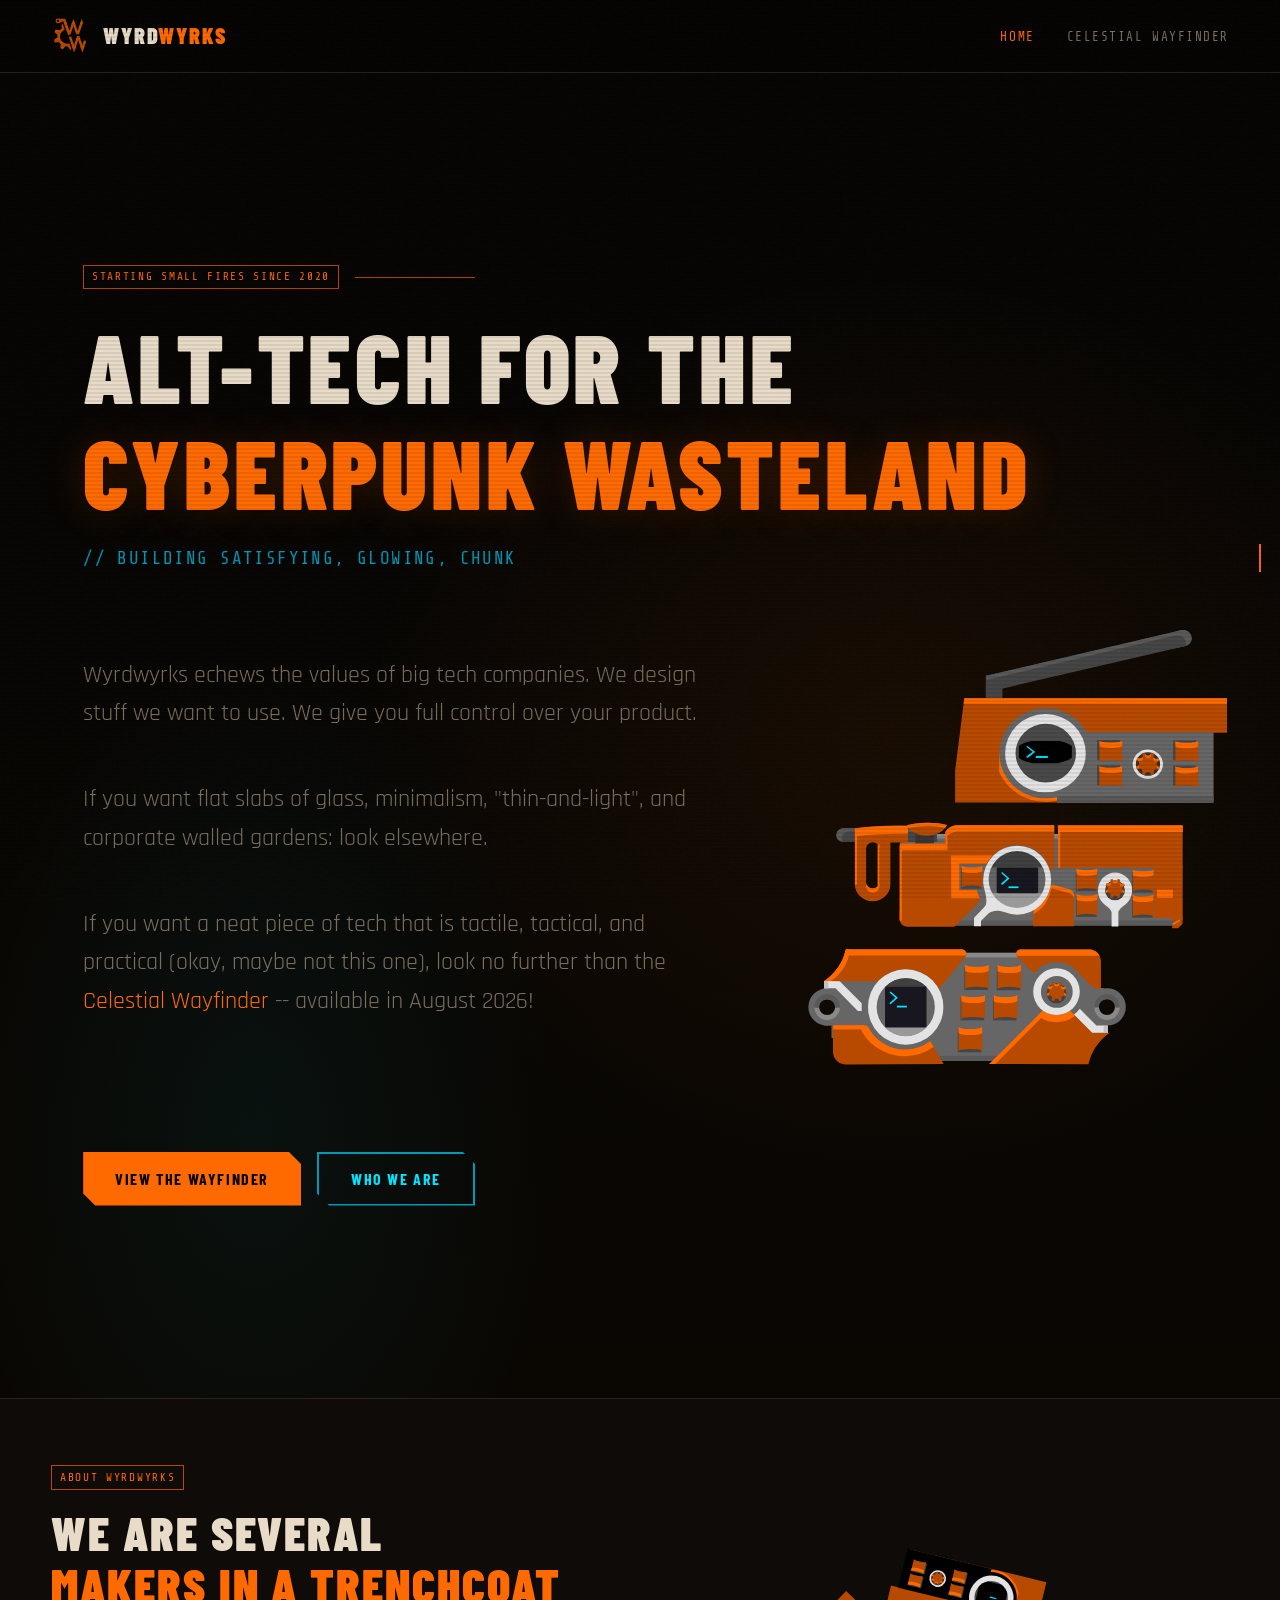
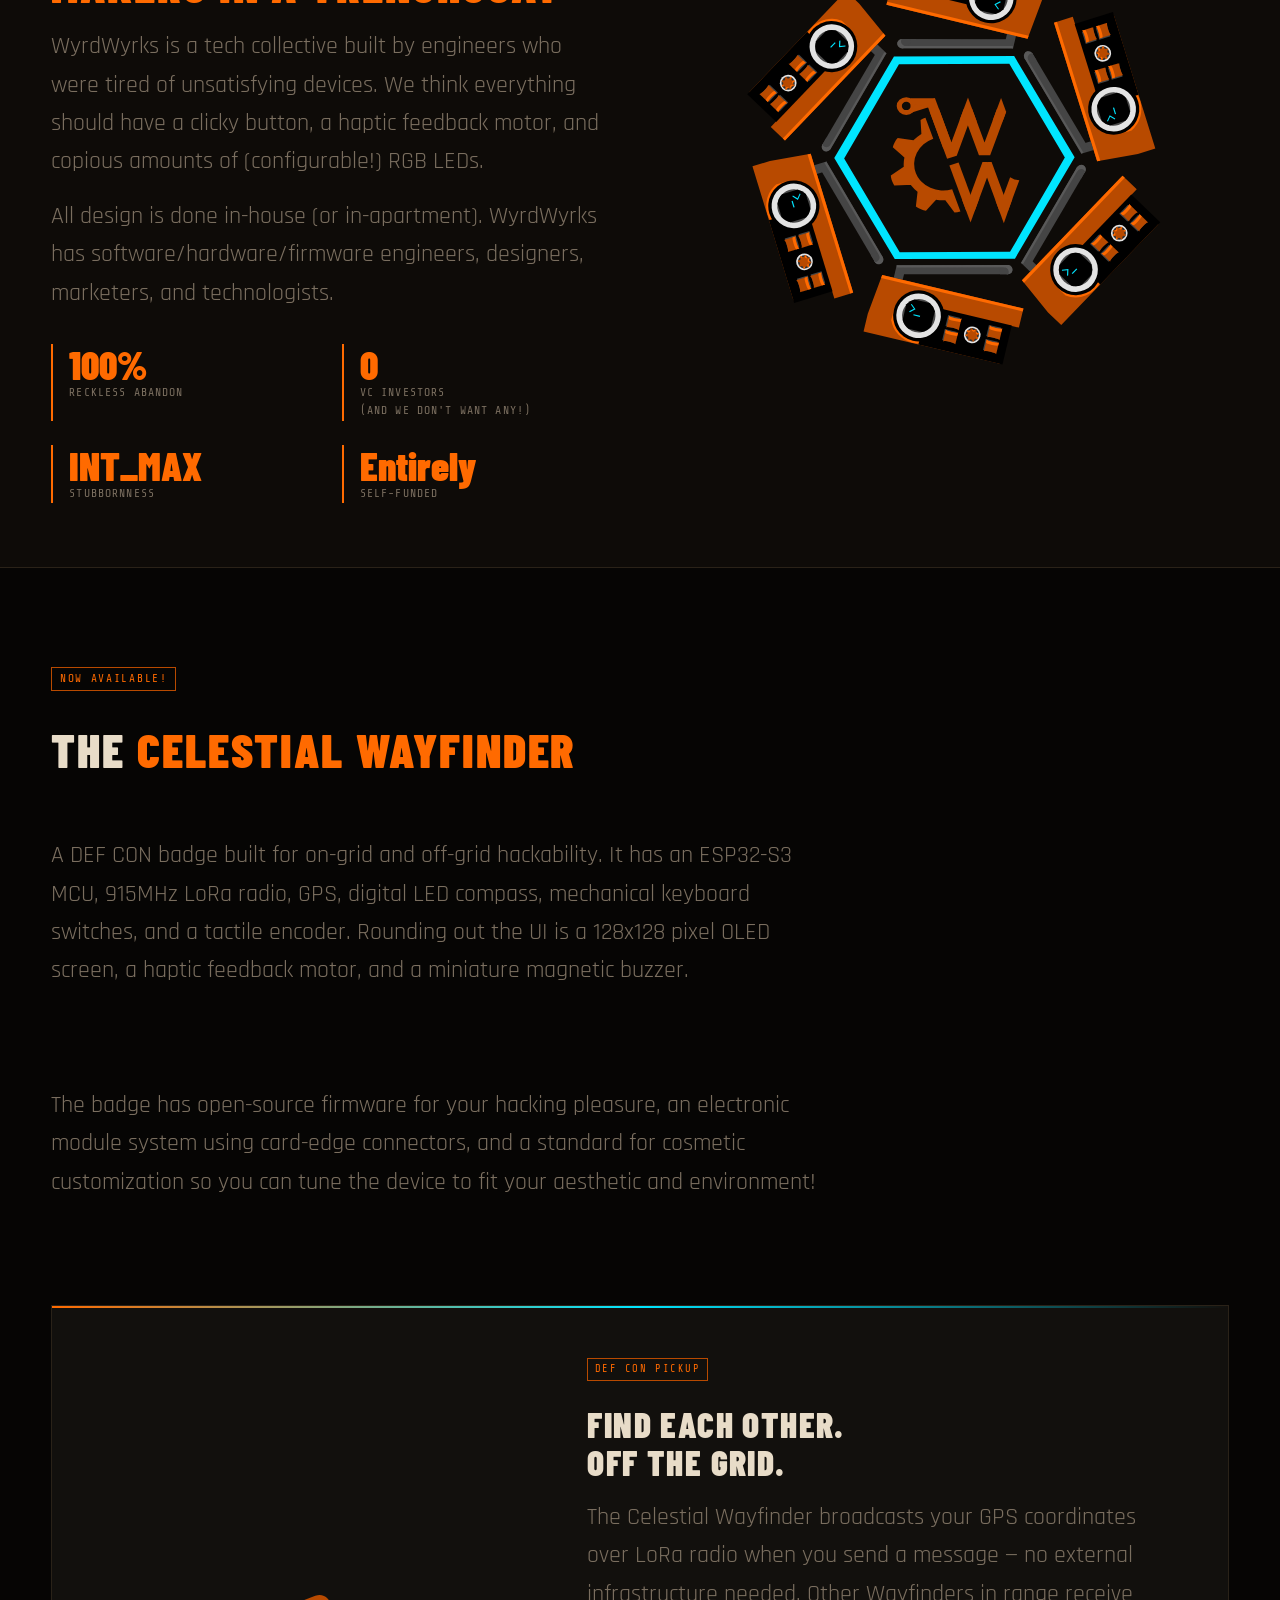
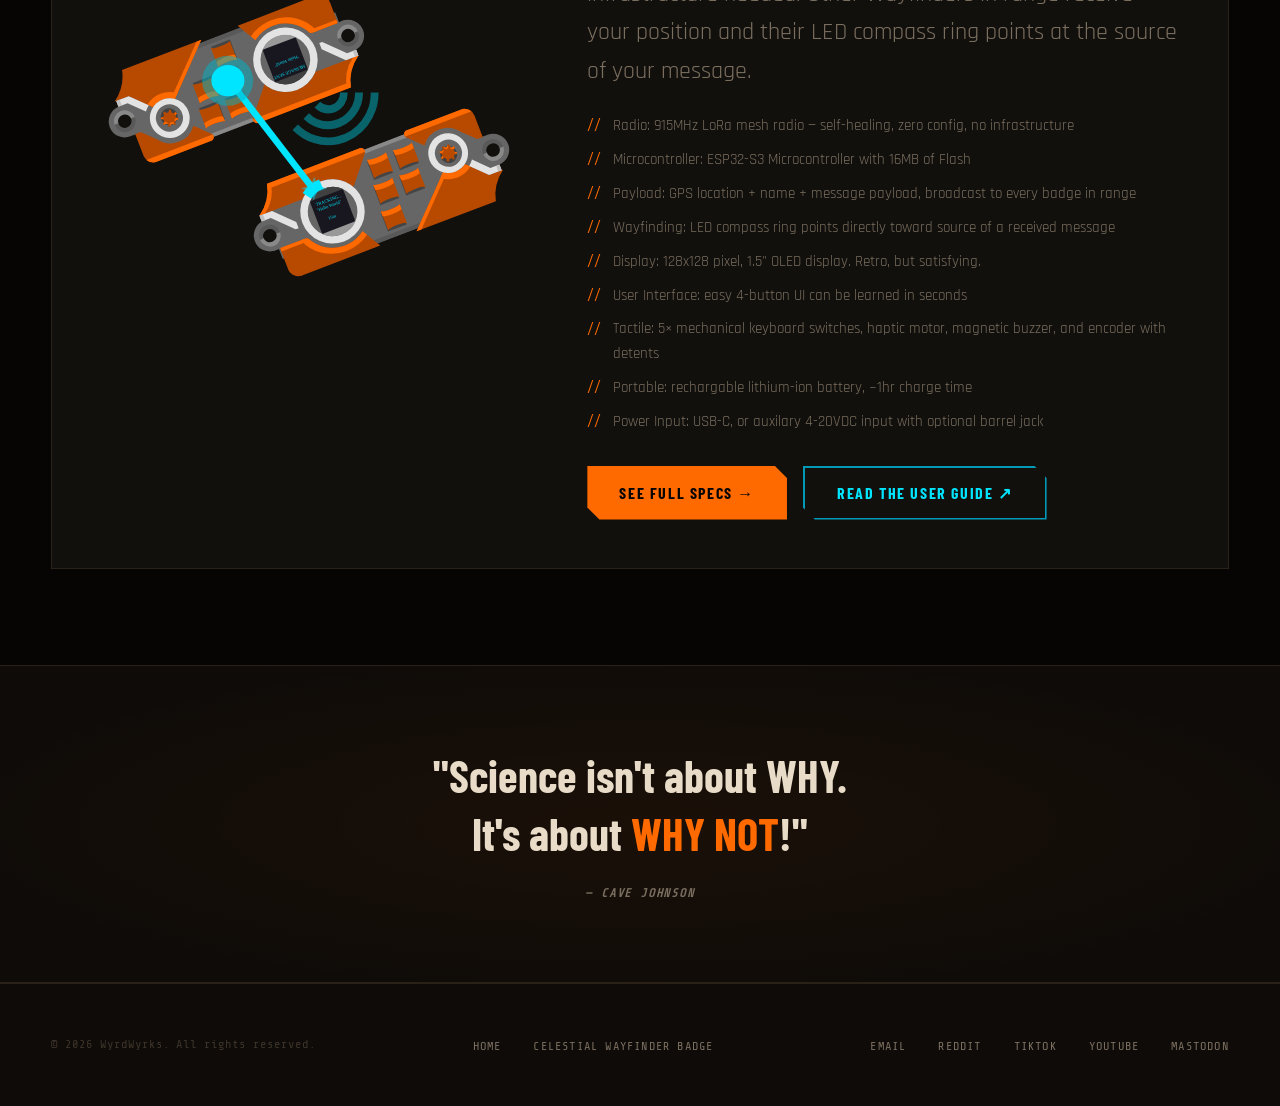
<file: index.html>
<!DOCTYPE html>
<html lang="en">
<head>
  <meta charset="UTF-8" />
  <meta name="viewport" content="width=device-width, initial-scale=1.0" />
  <title>WyrdWyrks — Alt-tech for the Cyberpunk Space Future</title>
  <meta name="description" content='WyrdWyrks builds Wyrd (pronounced "weird\") electronics for makers, hackers, hikers, and futurists.' />
  <link rel="icon" type="image/svg+xml" href="assets/svg/logo-mini.svg" />
  <link rel="stylesheet" href="css/styles.css" />
</head>
<body>

  <!-- ── NAV ───────────────────────────────────────────── -->
  <nav>
    <div class="container nav-inner">
      <a href="/" class="nav-logo">
        <img src="assets/svg/logo-mini.svg" alt="WyrdWyrks logo" class="nav-logo-img" />
        <span class="nav-logo-text">Wyrd<span>Wyrks</span></span>
      </a>
      <ul class="nav-links">
        <li><a href="/" class="active">Home</a></li>
        <li class="nav-has-child">
          <a href="celestial-wayfinder">Celestial Wayfinder</a>
          <ul class="nav-sub">
            <li><a href="https://wayfinder.wyrdwyrks.com/" target="_blank" rel="noopener">Companion App ↗</a></li>
            <li><a href="https://docs.wyrdwyrks.com/celestial-wayfinder/user-guide.html" target="_blank" rel="noopener">User Guide ↗</a></li>
          </ul>
        </li>
      </ul>
      <button class="nav-menu-btn" aria-label="Toggle menu">
        <span></span><span></span><span></span>
      </button>
    </div>
  </nav>

  <!-- ── HERO ──────────────────────────────────────────── -->
  <section class="hero">
    <div class="hero-bg"></div>
    <div class="about-grid">	</div>
		<div class="container hero-content">
		  <div class="hero-eyebrow">
			<span class="tag">Starting small fires since 2020</span>
		  </div>
		  <h1>Alt-tech for the <br> <span class="accent">Cyberpunk Wasteland</span></h1>
		  <p class="hero-sub">// BUILDING SATISFYING, GLOWING, CHUNKY, ALTERNATIVE ELECTRONICS</p>
		  <div class="hero-desc-layout">
			<div class="hero-desc-text">
				  <p class="hero-desc">
					Wyrdwyrks echews the values of big tech companies. We design stuff we want to use. We give you full control over your product.
				  </p>

				  <p class="hero-desc">
					If you want flat slabs of glass, minimalism, "thin-and-light", and corporate walled gardens: look elsewhere.
				  </p>

				  <p class="hero-desc">
					If you want a neat piece of tech that is tactile, tactical, and practical (okay, maybe not this one), look no further than the <a href="celestial-wayfinder">Celestial Wayfinder</a>
					-- available in August 2026!
				  </p>
			</div>
			<div class="hero-desc-image">
			            <img
			  src="assets/svg/ALL.svg"
			  alt="cool graphic showing beacons in a hexagon arrangement"
			  height="500"
			  width="500" />
			</div>
		  </div>
		  <div class="hero-actions">
			<a href="celestial-wayfinder" class="btn btn-primary">View the Wayfinder</a>
			<a href="#about" class="btn btn-outline">Who We Are</a>
		  </div>
			

			
		</div>
		<div class="about-visual">
		  <!-- Decorative SVG glyph — replace or augment with engineer's assets -->

		</div>

  </section>

  <!-- ── ABOUT ──────────────────────────────────────────── -->
  <section class="about-strip" id="about">
    <div class="container">
      <div class="about-grid">
        <div>
          <span class="tag">About WyrdWyrks</span>
          <h2 style="margin-top:1rem; color:var(--text)">We are several<br><span style="color:var(--amber)"> makers in a trenchcoat</span></h2>
          <p style="margin-top:1rem">
            WyrdWyrks is a tech collective built by engineers who were tired of unsatisfying devices. We think everything should have a clicky button, a haptic feedback motor, and copious amounts of (configurable!) RGB LEDs. 
          </p>
          <p style="margin-top:1rem">
            All design is done in-house (or in-apartment). WyrdWyrks has software/hardware/firmware engineers, designers, marketers, and technologists. 
			
          </p>
          <div class="about-stats">
            <div class="stat">
              <div class="stat-number">100%</div>
              <div class="stat-label">Reckless abandon</div>
            </div>
            <div class="stat">
              <div class="stat-number">0</div>
              <div class="stat-label">VC Investors <br>(and we don't want any!)</div>
            </div>
            <div class="stat">
              <div class="stat-number">INT_MAX</div>
              <div class="stat-label">Stubbornness</div>
            </div>
            <div class="stat">
              <div class="stat-number">Entirely</div>
              <div class="stat-label">self-funded</div>
            </div>
          </div>
        </div>
        <div class="about-visual">
          <!-- Decorative SVG glyph — replace or augment with engineer's assets -->
          <img
			  src="assets/svg/collective.svg"
			  alt="cool graphic showing beacons in a hexagon arrangement"
			  height="600"
			  width="600" />
        </div>
      </div>
    </div>
  </section>

  <!-- ── FEATURED PRODUCT ──────────────────────────────────── -->
  <section id="products">
    <div class="container">
      <div class="section-header">
        <span class="tag">Now Available!</span>
        <h2 style="margin-top:1rem">The <span style="color:var(--amber)">Celestial Wayfinder</span></h2>
        <p>A DEF CON badge built for on-grid and off-grid hackability. It has an ESP32-S3 MCU, 915MHz LoRa radio, GPS, digital LED compass, mechanical keyboard switches, and a tactile encoder. 
		
		   Rounding out the UI is a 128x128 pixel OLED screen, a haptic feedback motor, and a miniature magnetic buzzer.</p>
		   
		<p>The badge has open-source firmware for your hacking pleasure, an electronic module system using card-edge connectors, and
		a standard for cosmetic customization so you can tune the device to fit your aesthetic and environment!</p>
      </div>
      <div class="featured-product">
        <div class="featured-product-visual">
          <!-- Badge SVG schematic glyph -->
          <img
			  src="assets/svg/wayfinder-v3-comms.svg"
			  alt="cool graphic showing two beacons communicating"
			  height="600"
			  width="600" />
        </div>
        <div class="featured-product-info">
          <span class="product-badge badge-popular" style="margin-bottom:1.5rem; display:inline-block">DEF CON Pickup</span>
          <h3 style="color:var(--text); font-size:clamp(1.5rem,3vw,2.2rem); margin-bottom:1rem">
            Find each other.<br>Off the grid.
          </h3>
          <p style="margin-bottom:1.5rem">
            The Celestial Wayfinder broadcasts your GPS coordinates over LoRa radio when you send a message — no external infrastructure needed.
            Other Wayfinders in range receive your position and their LED compass ring points at the source of your message.
          </p>
          <ul class="feature-list" style="margin-bottom:2rem">
            <li>Radio: 915MHz LoRa mesh radio — self-healing, zero config, no infrastructure</li>
		    <li>Microcontroller: ESP32-S3 Microcontroller with 16MB of Flash</li>
            <li>Payload: GPS location + name + message payload, broadcast to every badge in range</li>
            <li>Wayfinding: LED compass ring points directly toward source of a received message</li>
            <li>Display: 128x128 pixel, 1.5" OLED display. Retro, but satisfying.</li>
            <li>User Interface: easy 4-button UI can be learned in seconds</li>
            <li>Tactile: 5× mechanical keyboard switches, haptic motor, magnetic buzzer, and encoder with detents</li>
            <li>Portable: rechargable lithium-ion battery, ~1hr charge time</li>
			<li>Power Input: USB-C, or auxilary 4-20VDC input with optional barrel jack</li>
          </ul>
          <div style="display:flex; gap:1rem; flex-wrap:wrap;">
            <a href="celestial-wayfinder" class="btn btn-primary">See Full Specs →</a>
            <a href="https://docs.wyrdwyrks.com/celestial-wayfinder/user-guide.html" target="_blank" rel="noopener" class="btn btn-outline">Read the User Guide ↗</a>
          </div>
        </div>
      </div>
    </div>
  </section>

  <!-- ── MANIFESTO ───────────────────────────────────────── -->
  <div class="manifesto">
    <blockquote>
      "Science isn't about WHY.<br>
      It's about <em>WHY NOT</em>!"<br>
      <cite>— Cave Johnson</cite>
    </blockquote>
  </div>

  <!-- ── FOOTER ─────────────────────────────────────────── -->
  <footer>
    <div class="container footer-inner">
      <span class="footer-copy">© 2026 WyrdWyrks. All rights reserved.</span>
      <ul class="footer-links">
        <li><a href="/">Home</a></li>
        <li><a href="/celestial-wayfinder">Celestial Wayfinder Badge</a></li>
      </ul>
      <ul class="footer-social">
        <li><a href="mailto:WyrdWyrksAdmin@gmail.com">Email</a></li>
        <li><a href="https://www.reddit.com/user/WyrdWyrks/" target="_blank" rel="noopener">Reddit</a></li>
        <li><a href="https://www.tiktok.com/@wyrdwyrks" target="_blank" rel="noopener">TikTok</a></li>
        <li><a href="https://www.youtube.com/@Wyrd-Wyrks" target="_blank" rel="noopener">YouTube</a></li>
        <li><a href="https://mastodon.social/@WyrdWyrks" target="_blank" rel="noopener">Mastodon</a></li>
      </ul>
    </div>
  </footer>

  <script src="js/main.js"></script>
</body>
</html>
</file>
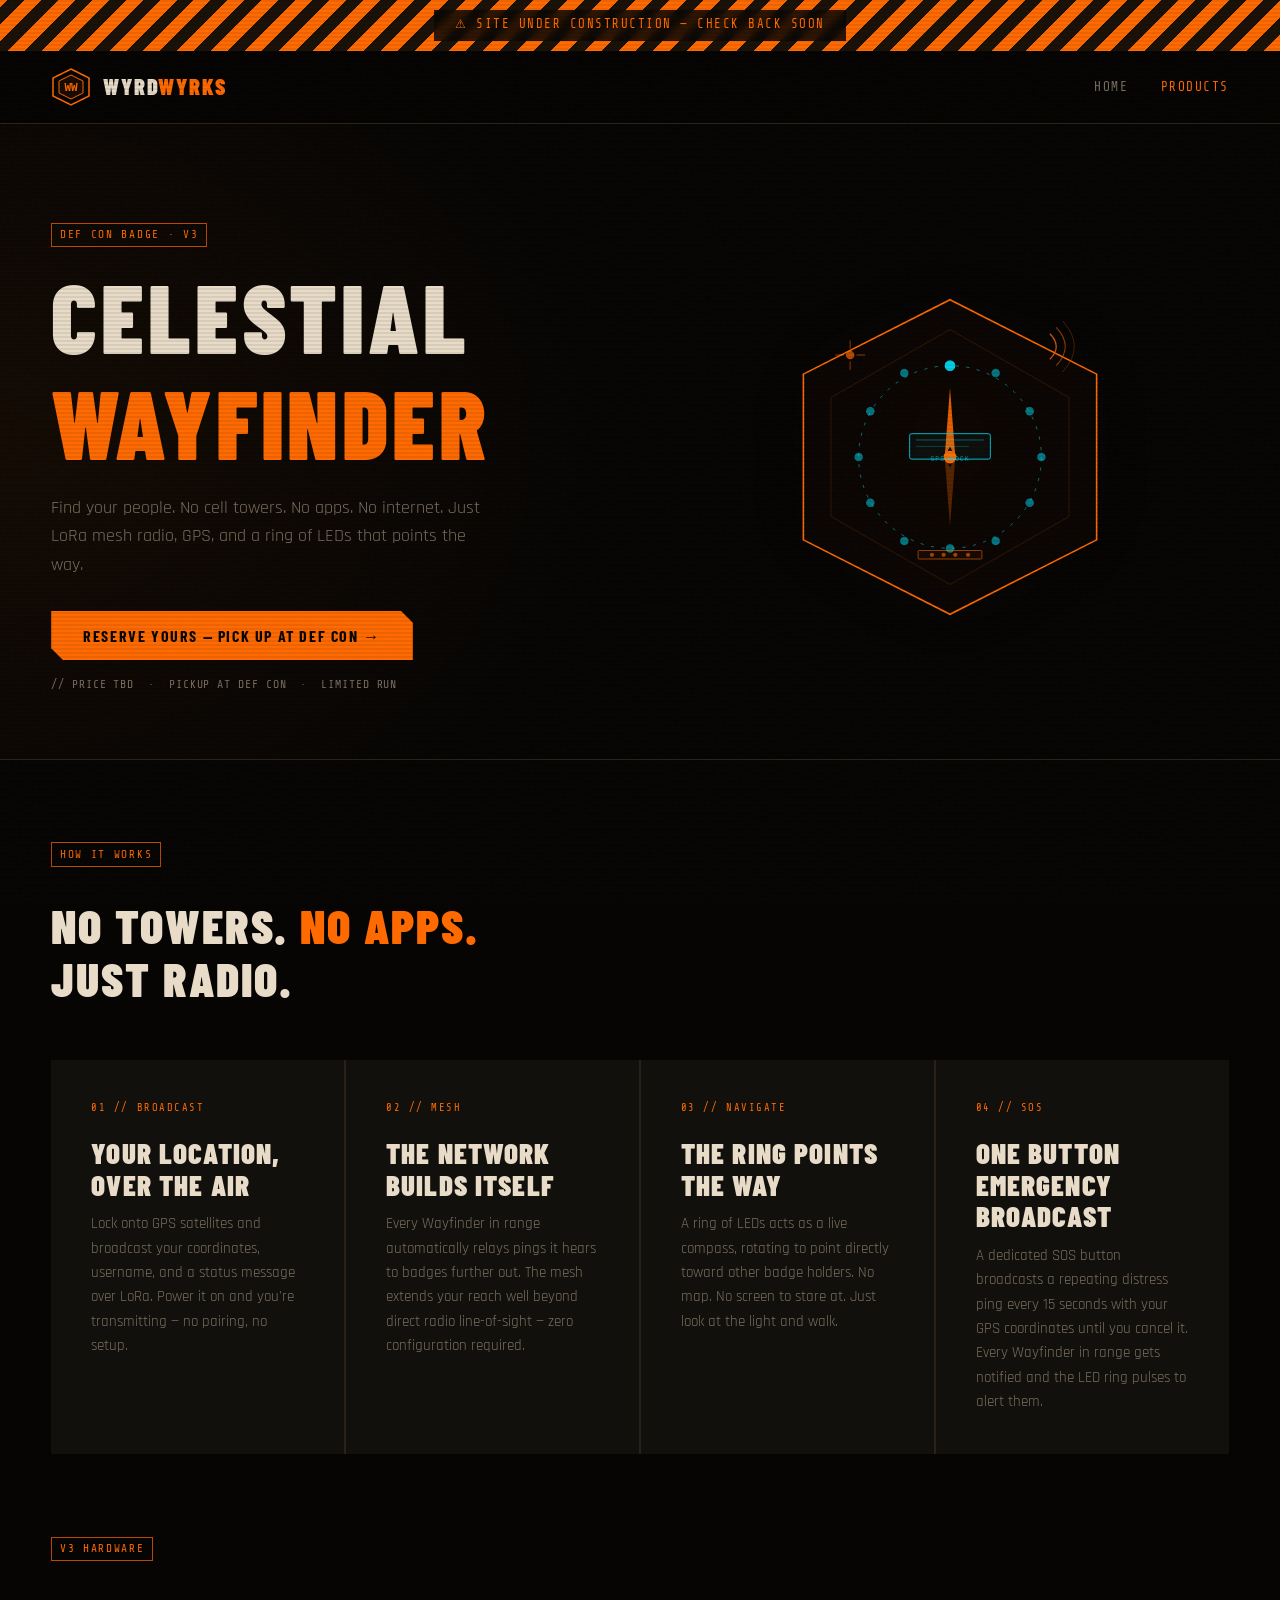
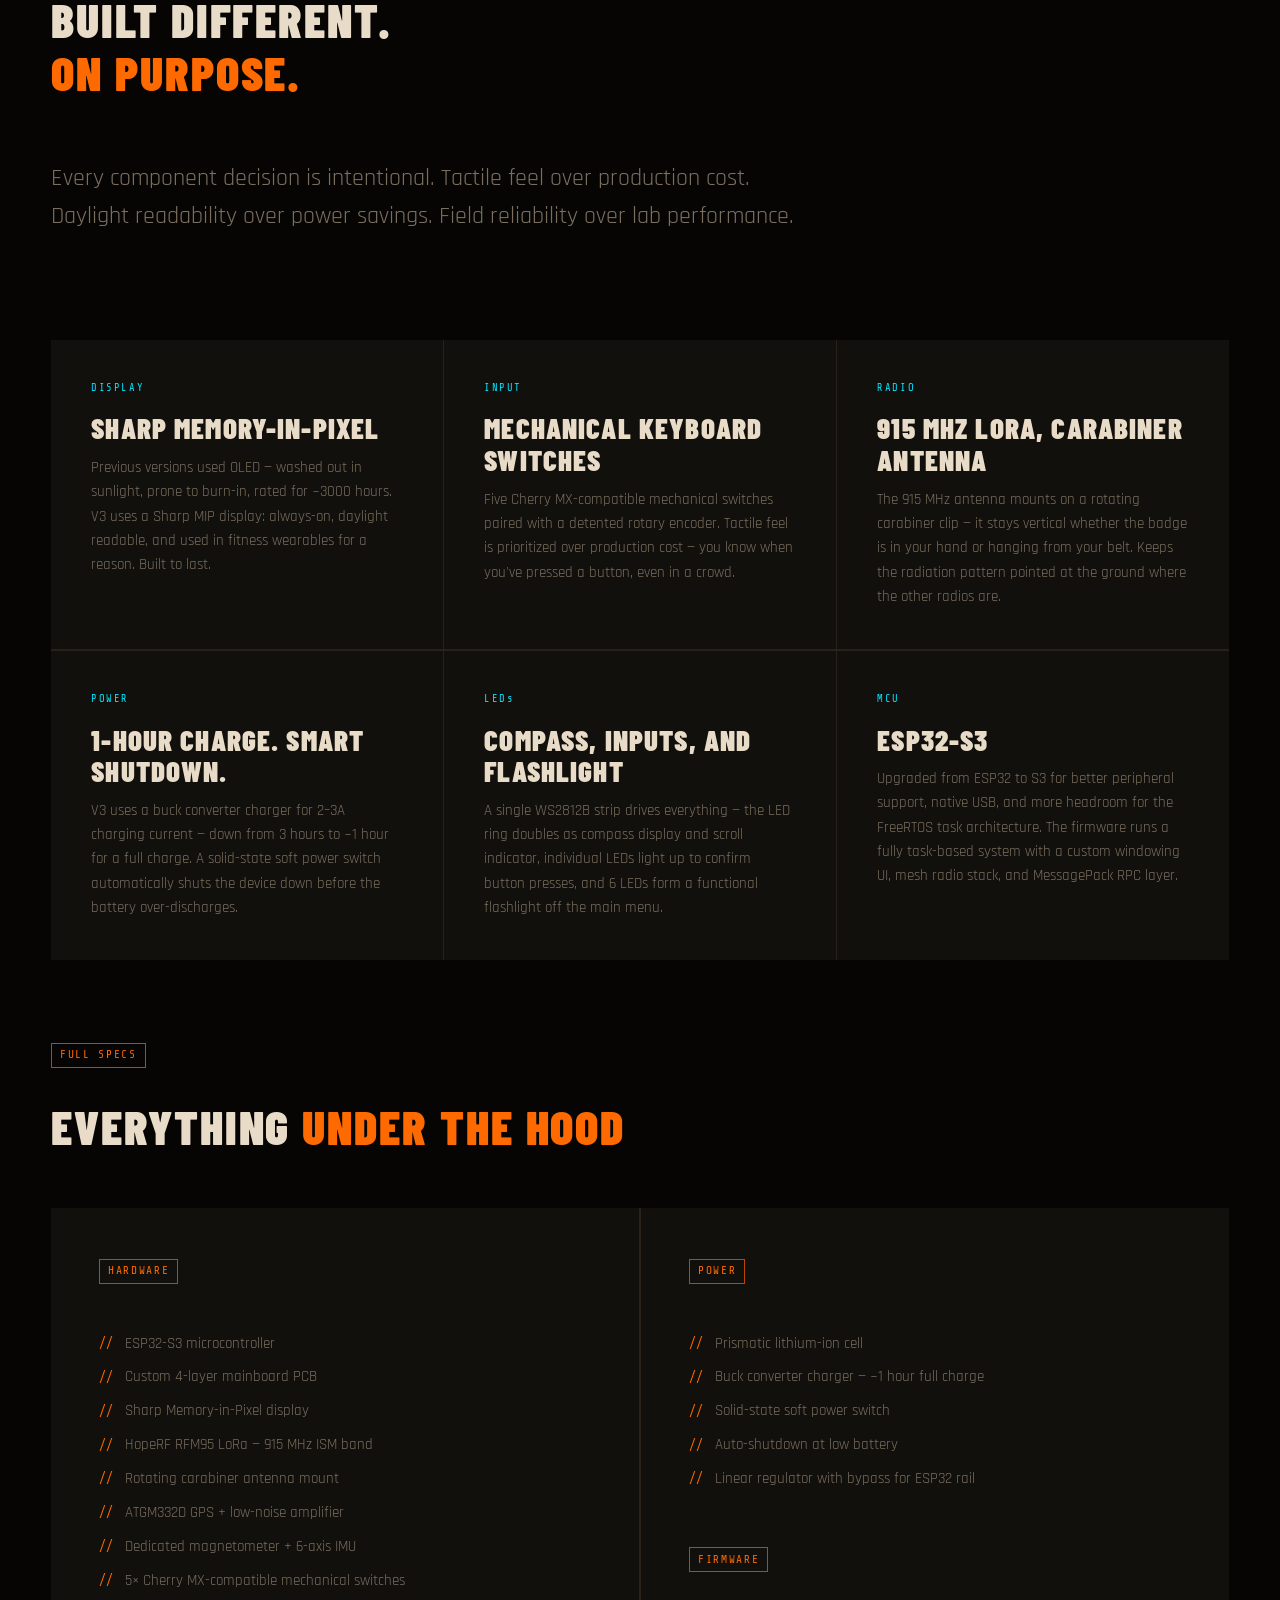
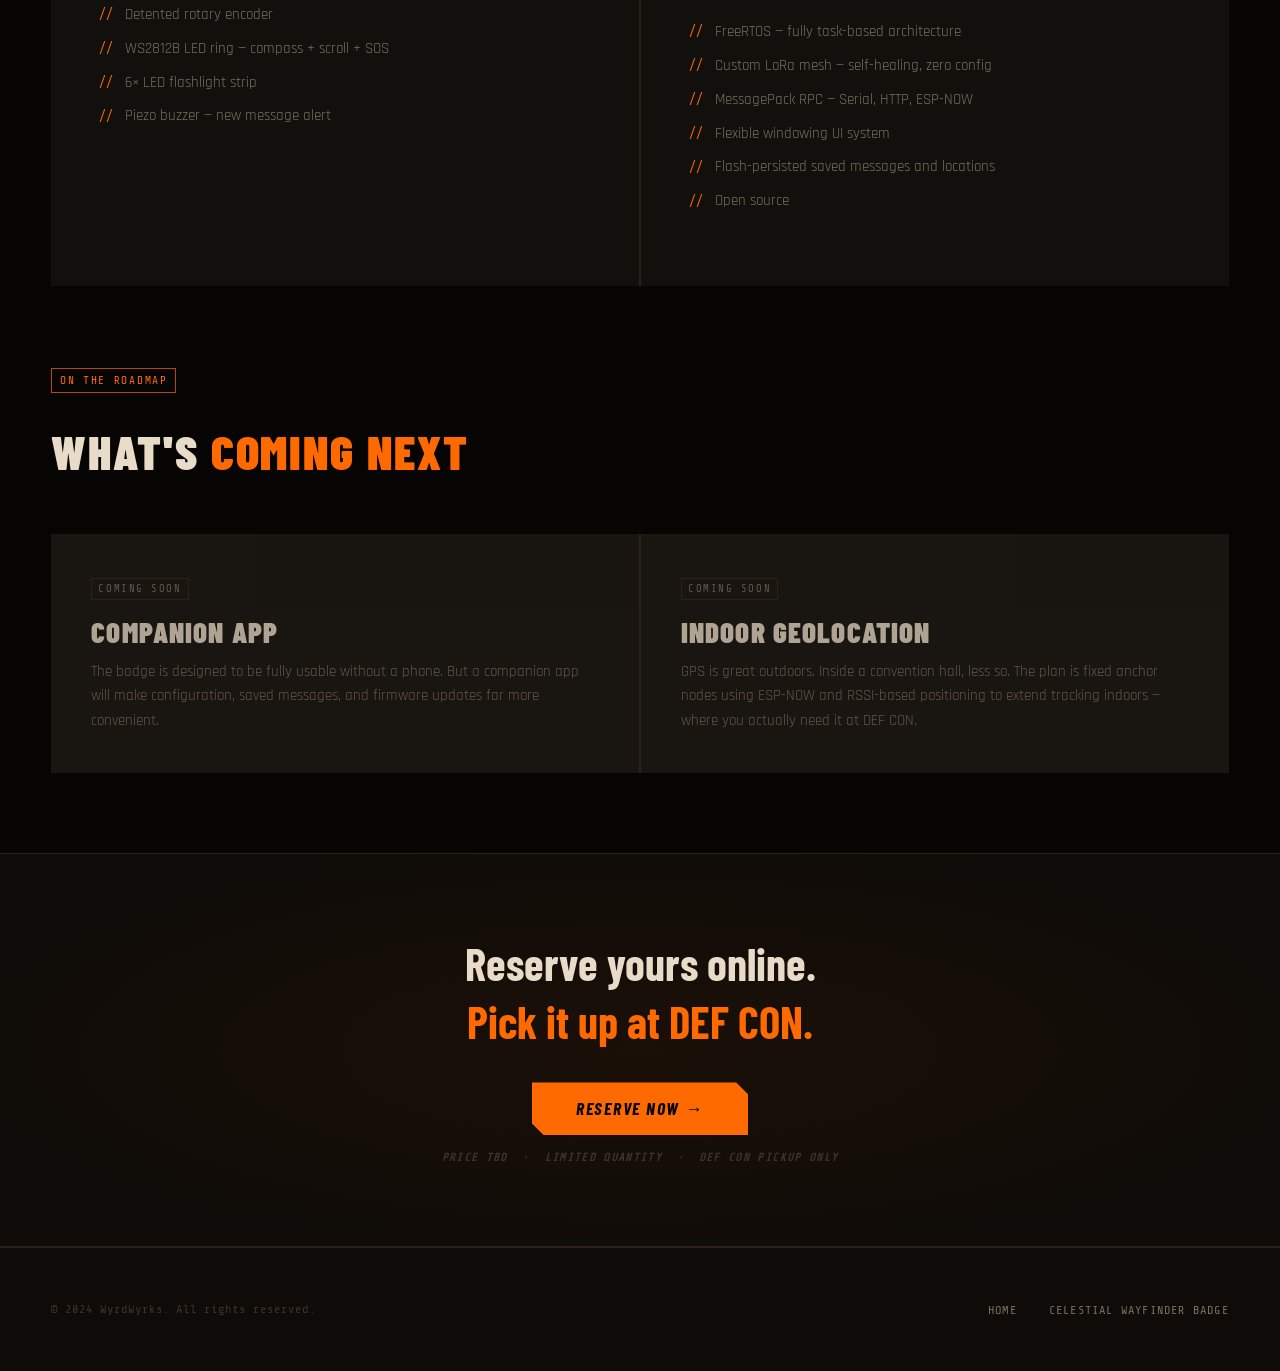
<file: products.html>
<!DOCTYPE html>
<html lang="en">
<head>
  <meta charset="UTF-8" />
  <meta name="viewport" content="width=device-width, initial-scale=1.0" />
  <title>Celestial Wayfinder — WyrdWyrks</title>
  <meta name="description" content="The Celestial Wayfinder — a DEF CON badge that broadcasts your GPS over LoRa mesh radio and guides you to other badge holders with a built-in LED compass. No cell service required." />
  <link rel="icon" type="image/svg+xml" href="assets/svg/logo-placeholder.svg" />
  <link rel="stylesheet" href="css/styles.css" />
</head>
<body>

  <!-- ── UNDER CONSTRUCTION BANNER ─────────────────────── -->
  <div class="construction-banner">
    <div class="construction-banner-inner">
      <span>⚠ Site under construction — check back soon</span>
    </div>
  </div>

  <!-- ── NAV ───────────────────────────────────────────── -->
  <nav>
    <div class="container nav-inner">
      <a href="index.html" class="nav-logo">
        <img src="assets/svg/logo-placeholder.svg" alt="WyrdWyrks logo" class="nav-logo-img" />
        <span class="nav-logo-text">Wyrd<span>Wyrks</span></span>
      </a>
      <ul class="nav-links">
        <li><a href="index.html">Home</a></li>
        <li><a href="products.html" class="active">Products</a></li>
      </ul>
    </div>
  </nav>

  <!-- ── PAGE HERO ──────────────────────────────────────── -->
  <div class="page-hero" style="padding-block: 6rem 4rem;">
    <div class="page-hero-bg"></div>
    <div class="container" style="position:relative; z-index:1; display:grid; grid-template-columns: 1fr 1fr; gap: 4rem; align-items:center;">
      <div>
        <span class="tag" style="margin-bottom:1rem; display:inline-block">DEF CON Badge · v3</span>
        <h1>Celestial<br><span style="color:var(--amber)">Wayfinder</span></h1>
        <p style="margin-top:1.25rem; font-size:1.1rem; max-width:48ch">
          Find your people. No cell towers. No apps. No internet.
          Just LoRa mesh radio, GPS, and a ring of LEDs that points the way.
        </p>
        <div style="margin-top:2rem; display:flex; gap:1rem; flex-wrap:wrap; align-items:center">
          <!-- Replace href with your Stripe Payment Link -->
          <a href="https://buy.stripe.com/REPLACE_ME" class="btn btn-primary">Reserve Yours — Pick Up at DEF CON →</a>
        </div>
        <p style="margin-top:1rem; font-family:var(--font-mono); font-size:0.72rem; color:var(--text-dim); letter-spacing:0.08em">
          // PRICE TBD &nbsp;·&nbsp; PICKUP AT DEF CON &nbsp;·&nbsp; LIMITED RUN
        </p>
      </div>
      <!-- Badge schematic SVG -->
      <div style="display:flex; justify-content:center; align-items:center;">
        <svg viewBox="0 0 320 320" fill="none" xmlns="http://www.w3.org/2000/svg" style="width:100%; max-width:340px; filter:drop-shadow(0 0 40px rgba(255,106,0,0.2))">
          <polygon points="160,12 298,82 298,238 160,308 22,238 22,82" stroke="#ff6a00" stroke-width="1.5" fill="rgba(255,106,0,0.02)"/>
          <polygon points="160,40 272,104 272,216 160,280 48,216 48,104" stroke="#ff6a00" stroke-width="0.5" fill="none" opacity="0.3"/>
          <circle cx="160" cy="160" r="86" stroke="#00e5ff" stroke-width="0.75" stroke-dasharray="3 7" fill="none" opacity="0.6"/>
          <circle cx="160" cy="74"  r="5" fill="#00e5ff" opacity="0.9"/>
          <circle cx="203" cy="81"  r="4" fill="#00e5ff" opacity="0.5"/>
          <circle cx="235" cy="117" r="4" fill="#00e5ff" opacity="0.5"/>
          <circle cx="246" cy="160" r="4" fill="#00e5ff" opacity="0.5"/>
          <circle cx="235" cy="203" r="4" fill="#00e5ff" opacity="0.5"/>
          <circle cx="203" cy="239" r="4" fill="#00e5ff" opacity="0.5"/>
          <circle cx="160" cy="246" r="4" fill="#00e5ff" opacity="0.5"/>
          <circle cx="117" cy="239" r="4" fill="#00e5ff" opacity="0.5"/>
          <circle cx="85"  cy="203" r="4" fill="#00e5ff" opacity="0.5"/>
          <circle cx="74"  cy="160" r="4" fill="#00e5ff" opacity="0.5"/>
          <circle cx="85"  cy="117" r="4" fill="#00e5ff" opacity="0.5"/>
          <circle cx="117" cy="81"  r="4" fill="#00e5ff" opacity="0.5"/>
          <polygon points="160,95 155,160 160,150 165,160" fill="#ff6a00" opacity="0.9"/>
          <polygon points="160,225 155,160 160,170 165,160" fill="#ff6a00" opacity="0.3"/>
          <circle cx="160" cy="160" r="6" fill="#ff6a00"/>
          <rect x="122" y="138" width="76" height="24" rx="2" stroke="#00e5ff" stroke-width="0.75" fill="rgba(0,229,255,0.04)"/>
          <line x1="128" y1="144" x2="192" y2="144" stroke="#00e5ff" stroke-width="0.5" opacity="0.7"/>
          <line x1="128" y1="150" x2="178" y2="150" stroke="#00e5ff" stroke-width="0.5" opacity="0.4"/>
          <text x="160" y="164" text-anchor="middle" font-family="monospace" font-size="6" fill="#00e5ff" opacity="0.6" letter-spacing="1">GPS LOCK</text>
          <path d="M254 68 Q266 56 254 44" stroke="#ff6a00" stroke-width="1.2" fill="none" opacity="0.8"/>
          <path d="M260 74 Q277 56 260 38" stroke="#ff6a00" stroke-width="1" fill="none" opacity="0.55"/>
          <path d="M266 80 Q288 56 266 32" stroke="#ff6a00" stroke-width="0.8" fill="none" opacity="0.3"/>
          <circle cx="66" cy="64" r="4" fill="#ff6a00" opacity="0.7"/>
          <line x1="60" y1="64" x2="52" y2="64" stroke="#ff6a00" stroke-width="1" opacity="0.5"/>
          <line x1="72" y1="64" x2="80" y2="64" stroke="#ff6a00" stroke-width="1" opacity="0.5"/>
          <line x1="66" y1="58" x2="66" y2="50" stroke="#ff6a00" stroke-width="1" opacity="0.5"/>
          <line x1="66" y1="70" x2="66" y2="78" stroke="#ff6a00" stroke-width="1" opacity="0.5"/>
          <rect x="130" y="248" width="60" height="8" rx="1" stroke="#ff6a00" stroke-width="0.75" fill="rgba(255,106,0,0.06)" opacity="0.7"/>
          <circle cx="143" cy="252" r="2" fill="#ff6a00" opacity="0.6"/>
          <circle cx="154" cy="252" r="2" fill="#ff6a00" opacity="0.6"/>
          <circle cx="165" cy="252" r="2" fill="#ff6a00" opacity="0.6"/>
          <circle cx="177" cy="252" r="2" fill="#ff6a00" opacity="0.6"/>
        </svg>
      </div>
    </div>
  </div>

  <!-- ── HOW IT WORKS ────────────────────────────────────── -->
  <section style="padding-block: 5rem;">
    <div class="container">
      <div class="section-header">
        <span class="tag">How It Works</span>
        <h2 style="margin-top:1rem; color:var(--text)">No towers. <span style="color:var(--amber)">No apps.</span><br>Just radio.</h2>
      </div>
      <div style="display:grid; grid-template-columns: repeat(auto-fit, minmax(260px, 1fr)); gap:1.5px; background:var(--border);">

        <div style="background:var(--bg-card); padding:2.5rem;">
          <div style="font-family:var(--font-mono); font-size:0.65rem; letter-spacing:0.15em; color:var(--amber); margin-bottom:1.25rem;">01 // BROADCAST</div>
          <h3 style="color:var(--text); margin-bottom:0.75rem">Your location, over the air</h3>
          <p style="font-size:0.95rem">Lock onto GPS satellites and broadcast your coordinates, username, and a status message over LoRa. Power it on and you're transmitting — no pairing, no setup.</p>
        </div>

        <div style="background:var(--bg-card); padding:2.5rem;">
          <div style="font-family:var(--font-mono); font-size:0.65rem; letter-spacing:0.15em; color:var(--amber); margin-bottom:1.25rem;">02 // MESH</div>
          <h3 style="color:var(--text); margin-bottom:0.75rem">The network builds itself</h3>
          <p style="font-size:0.95rem">Every Wayfinder in range automatically relays pings it hears to badges further out. The mesh extends your reach well beyond direct radio line-of-sight — zero configuration required.</p>
        </div>

        <div style="background:var(--bg-card); padding:2.5rem;">
          <div style="font-family:var(--font-mono); font-size:0.65rem; letter-spacing:0.15em; color:var(--amber); margin-bottom:1.25rem;">03 // NAVIGATE</div>
          <h3 style="color:var(--text); margin-bottom:0.75rem">The ring points the way</h3>
          <p style="font-size:0.95rem">A ring of LEDs acts as a live compass, rotating to point directly toward other badge holders. No map. No screen to stare at. Just look at the light and walk.</p>
        </div>

        <div style="background:var(--bg-card); padding:2.5rem;">
          <div style="font-family:var(--font-mono); font-size:0.65rem; letter-spacing:0.15em; color:var(--amber); margin-bottom:1.25rem;">04 // SOS</div>
          <h3 style="color:var(--text); margin-bottom:0.75rem">One button emergency broadcast</h3>
          <p style="font-size:0.95rem">A dedicated SOS button broadcasts a repeating distress ping every 15 seconds with your GPS coordinates until you cancel it. Every Wayfinder in range gets notified and the LED ring pulses to alert them.</p>
        </div>

      </div>
    </div>
  </section>

  <!-- ── HARDWARE ────────────────────────────────────────── -->
  <section style="padding-block: 0 5rem;">
    <div class="container">
      <div class="section-header">
        <span class="tag">V3 Hardware</span>
        <h2 style="margin-top:1rem; color:var(--text)">Built different.<br><span style="color:var(--amber)">On purpose.</span></h2>
        <p>Every component decision is intentional. Tactile feel over production cost. Daylight readability over power savings. Field reliability over lab performance.</p>
      </div>

      <div style="display:grid; grid-template-columns: repeat(auto-fit, minmax(300px, 1fr)); gap:1.5px; background:var(--border);">

        <div style="background:var(--bg-card); padding:2.5rem;">
          <div style="font-family:var(--font-mono); font-size:0.65rem; letter-spacing:0.15em; color:var(--cyan); margin-bottom:1rem;">DISPLAY</div>
          <h3 style="color:var(--text); margin-bottom:0.75rem">Sharp Memory-in-Pixel</h3>
          <p style="font-size:0.95rem">Previous versions used OLED — washed out in sunlight, prone to burn-in, rated for ~3000 hours. V3 uses a Sharp MIP display: always-on, daylight readable, and used in fitness wearables for a reason. Built to last.</p>
        </div>

        <div style="background:var(--bg-card); padding:2.5rem;">
          <div style="font-family:var(--font-mono); font-size:0.65rem; letter-spacing:0.15em; color:var(--cyan); margin-bottom:1rem;">INPUT</div>
          <h3 style="color:var(--text); margin-bottom:0.75rem">Mechanical keyboard switches</h3>
          <p style="font-size:0.95rem">Five Cherry MX-compatible mechanical switches paired with a detented rotary encoder. Tactile feel is prioritized over production cost — you know when you've pressed a button, even in a crowd.</p>
        </div>

        <div style="background:var(--bg-card); padding:2.5rem;">
          <div style="font-family:var(--font-mono); font-size:0.65rem; letter-spacing:0.15em; color:var(--cyan); margin-bottom:1rem;">RADIO</div>
          <h3 style="color:var(--text); margin-bottom:0.75rem">915 MHz LoRa, carabiner antenna</h3>
          <p style="font-size:0.95rem">The 915 MHz antenna mounts on a rotating carabiner clip — it stays vertical whether the badge is in your hand or hanging from your belt. Keeps the radiation pattern pointed at the ground where the other radios are.</p>
        </div>

        <div style="background:var(--bg-card); padding:2.5rem;">
          <div style="font-family:var(--font-mono); font-size:0.65rem; letter-spacing:0.15em; color:var(--cyan); margin-bottom:1rem;">POWER</div>
          <h3 style="color:var(--text); margin-bottom:0.75rem">1-hour charge. Smart shutdown.</h3>
          <p style="font-size:0.95rem">V3 uses a buck converter charger for 2–3A charging current — down from 3 hours to ~1 hour for a full charge. A solid-state soft power switch automatically shuts the device down before the battery over-discharges.</p>
        </div>

        <div style="background:var(--bg-card); padding:2.5rem;">
          <div style="font-family:var(--font-mono); font-size:0.65rem; letter-spacing:0.15em; color:var(--cyan); margin-bottom:1rem;">LEDs</div>
          <h3 style="color:var(--text); margin-bottom:0.75rem">Compass, inputs, and flashlight</h3>
          <p style="font-size:0.95rem">A single WS2812B strip drives everything — the LED ring doubles as compass display and scroll indicator, individual LEDs light up to confirm button presses, and 6 LEDs form a functional flashlight off the main menu.</p>
        </div>

        <div style="background:var(--bg-card); padding:2.5rem;">
          <div style="font-family:var(--font-mono); font-size:0.65rem; letter-spacing:0.15em; color:var(--cyan); margin-bottom:1rem;">MCU</div>
          <h3 style="color:var(--text); margin-bottom:0.75rem">ESP32-S3</h3>
          <p style="font-size:0.95rem">Upgraded from ESP32 to S3 for better peripheral support, native USB, and more headroom for the FreeRTOS task architecture. The firmware runs a fully task-based system with a custom windowing UI, mesh radio stack, and MessagePack RPC layer.</p>
        </div>

      </div>
    </div>
  </section>

  <!-- ── FULL SPECS TABLE ────────────────────────────────── -->
  <section style="padding-block: 0 5rem;">
    <div class="container">
      <div class="section-header">
        <span class="tag">Full Specs</span>
        <h2 style="margin-top:1rem; color:var(--text)">Everything <span style="color:var(--amber)">under the hood</span></h2>
      </div>
      <div style="display:grid; grid-template-columns: 1fr 1fr; gap:2px; background:var(--border);">

        <div style="background:var(--bg-card); padding:3rem;">
          <span class="tag" style="margin-bottom:1.5rem; display:inline-block">Hardware</span>
          <ul class="feature-list">
            <li>ESP32-S3 microcontroller</li>
            <li>Custom 4-layer mainboard PCB</li>
            <li>Sharp Memory-in-Pixel display</li>
            <li>HopeRF RFM95 LoRa — 915 MHz ISM band</li>
            <li>Rotating carabiner antenna mount</li>
            <li>ATGM332D GPS + low-noise amplifier</li>
            <li>Dedicated magnetometer + 6-axis IMU</li>
            <li>5× Cherry MX-compatible mechanical switches</li>
            <li>Detented rotary encoder</li>
            <li>WS2812B LED ring — compass + scroll + SOS</li>
            <li>6× LED flashlight strip</li>
            <li>Piezo buzzer — new message alert</li>
          </ul>
        </div>

        <div style="background:var(--bg-card); padding:3rem;">
          <span class="tag" style="margin-bottom:1.5rem; display:inline-block">Power</span>
          <ul class="feature-list">
            <li>Prismatic lithium-ion cell</li>
            <li>Buck converter charger — ~1 hour full charge</li>
            <li>Solid-state soft power switch</li>
            <li>Auto-shutdown at low battery</li>
            <li>Linear regulator with bypass for ESP32 rail</li>
          </ul>
          <span class="tag" style="margin-top:2rem; margin-bottom:1.5rem; display:inline-block">Firmware</span>
          <ul class="feature-list">
            <li>FreeRTOS — fully task-based architecture</li>
            <li>Custom LoRa mesh — self-healing, zero config</li>
            <li>MessagePack RPC — Serial, HTTP, ESP-NOW</li>
            <li>Flexible windowing UI system</li>
            <li>Flash-persisted saved messages and locations</li>
            <li>Open source</li>
          </ul>
        </div>

      </div>
    </div>
  </section>

  <!-- ── COMING SOON ─────────────────────────────────────── -->
  <section style="padding-block: 0 5rem;">
    <div class="container">
      <div class="section-header">
        <span class="tag">On the Roadmap</span>
        <h2 style="margin-top:1rem; color:var(--text)">What's <span style="color:var(--amber)">coming next</span></h2>
      </div>
      <div style="display:grid; grid-template-columns: repeat(auto-fit, minmax(260px, 1fr)); gap:1.5px; background:var(--border);">

        <div style="background:var(--bg-card); padding:2.5rem; opacity:0.7;">
          <span class="product-badge badge-soon" style="margin-bottom:1rem; display:inline-block">Coming Soon</span>
          <h3 style="color:var(--text); margin-bottom:0.75rem">Companion App</h3>
          <p style="font-size:0.95rem">The badge is designed to be fully usable without a phone. But a companion app will make configuration, saved messages, and firmware updates far more convenient.</p>
        </div>

        <div style="background:var(--bg-card); padding:2.5rem; opacity:0.7;">
          <span class="product-badge badge-soon" style="margin-bottom:1rem; display:inline-block">Coming Soon</span>
          <h3 style="color:var(--text); margin-bottom:0.75rem">Indoor Geolocation</h3>
          <p style="font-size:0.95rem">GPS is great outdoors. Inside a convention hall, less so. The plan is fixed anchor nodes using ESP-NOW and RSSI-based positioning to extend tracking indoors — where you actually need it at DEF CON.</p>
        </div>

      </div>
    </div>
  </section>

  <!-- ── DEF CON CTA ─────────────────────────────────────── -->
  <div class="manifesto">
    <blockquote>
      Reserve yours online.<br>
      <em>Pick it up at DEF CON.</em>
      <cite style="margin-top:2rem; display:flex; flex-direction:column; align-items:center; gap:1rem;">
        <!-- Replace href with your Stripe Payment Link -->
        <a href="https://buy.stripe.com/REPLACE_ME" class="btn btn-primary" style="font-size:1.1rem; padding:0.85em 2.5em">
          Reserve Now →
        </a>
        <span style="font-size:0.7rem; letter-spacing:0.12em; color:var(--text-muted)">PRICE TBD &nbsp;·&nbsp; LIMITED QUANTITY &nbsp;·&nbsp; DEF CON PICKUP ONLY</span>
      </cite>
    </blockquote>
  </div>

  <!-- ── FOOTER ─────────────────────────────────────────── -->
  <footer>
    <div class="container footer-inner">
      <span class="footer-copy">© 2024 WyrdWyrks. All rights reserved.</span>
      <ul class="footer-links">
        <li><a href="index.html">Home</a></li>
        <li><a href="products.html">Celestial Wayfinder Badge</a></li>
      </ul>
    </div>
  </footer>

  <script src="js/main.js"></script>
</body>
</html>
</file>
<file: css/styles.css>
/* ============================================================
   WYRDWYRKS — Cyberpunk x Mad Max
   ============================================================ */

@import url('https://fonts.googleapis.com/css2?family=Share+Tech+Mono&family=Barlow+Condensed:wght@400;700;900&family=Rajdhani:wght@400;600;700&display=swap');

/* ── UNDER CONSTRUCTION BANNER ───────────────────────────── */
.construction-banner {
  background: repeating-linear-gradient(
    -45deg,
    #ff6a00,
    #ff6a00 12px,
    #1a1108 12px,
    #1a1108 24px
  );
  padding: 0.6rem 1rem;
  text-align: center;
  position: relative;
  z-index: 200;
}

.construction-banner-inner {
  display: inline-flex;
  align-items: center;
  gap: 0.75rem;
  background: rgba(6, 5, 4, 0.82);
  padding: 0.35em 1.25em;
  backdrop-filter: blur(4px);
}

.construction-banner-inner span {
  font-family: var(--font-mono);
  font-size: 0.78rem;
  letter-spacing: 0.12em;
  text-transform: uppercase;
  color: var(--amber);
}

.construction-banner-inner a {
  font-family: var(--font-mono);
  font-size: 0.78rem;
  letter-spacing: 0.1em;
  text-transform: uppercase;
  color: var(--cyan);
  text-decoration: underline;
  text-underline-offset: 3px;
}

/* ── TOKENS ───────────────────────────────────────────────── */
:root {
  --bg:           #060504;
  --bg-panel:     #0e0b08;
  --bg-card:      #12100d;
  --border:       #2a2218;
  --border-hot:   #ff6a00;

  --amber:        #ff6a00;
  --amber-dim:    #b84a00;
  --amber-glow:   rgba(255, 106, 0, 0.18);
  --cyan:         #00e5ff;
  --cyan-dim:     #0099b8;
  --cyan-glow:    rgba(0, 229, 255, 0.12);
  --red:          #ff2d2d;

  --text:         #e8dcc8;
  --text-dim:     #7a6e5f;
  --text-muted:   #3d342a;

  --font-mono:    'Share Tech Mono', monospace;
  --font-head:    'Barlow Condensed', sans-serif;
  --font-body:    'Rajdhani', sans-serif;
}

/* ── RESET ────────────────────────────────────────────────── */
*, *::before, *::after { box-sizing: border-box; margin: 0; padding: 0; }
img { max-width: 100%; height: auto; display: block; }

html { scroll-behavior: smooth; }

body {
  background: var(--bg);
  color: var(--text);
  font-family: var(--font-body);
  font-size: 1.05rem;
  line-height: 1.6;
  overflow-x: hidden;
}

/* ── SCANLINE OVERLAY ─────────────────────────────────────── */
body::before {
  content: '';
  position: fixed;
  inset: 0;
  background: repeating-linear-gradient(
    0deg,
    transparent,
    transparent 2px,
    rgba(0,0,0,0.07) 2px,
    rgba(0,0,0,0.07) 4px
  );
  pointer-events: none;
  z-index: 9999;
}

/* ── NOISE TEXTURE ────────────────────────────────────────── */
body::after {
  content: '';
  position: fixed;
  inset: 0;
  background-image: url("data:image/svg+xml,%3Csvg viewBox='0 0 256 256' xmlns='http://www.w3.org/2000/svg'%3E%3Cfilter id='noise'%3E%3CfeTurbulence type='fractalNoise' baseFrequency='0.9' numOctaves='4' stitchTiles='stitch'/%3E%3C/filter%3E%3Crect width='100%25' height='100%25' filter='url(%23noise)' opacity='0.04'/%3E%3C/svg%3E");
  pointer-events: none;
  z-index: 9998;
  opacity: 0.4;
}

/* ── TYPOGRAPHY ───────────────────────────────────────────── */
h1, h2, h3, h4 {
  font-family: var(--font-head);
  font-weight: 900;
  text-transform: uppercase;
  letter-spacing: 0.04em;
  line-height: 1.1;
}

h1 { font-size: clamp(2.8rem, 8vw, 6rem); }
h2 { font-size: clamp(1.8rem, 4vw, 3rem); }
h3 { font-size: clamp(1.3rem, 2.5vw, 1.8rem); }

p { font-size: 1.5rem; color: var(--text-dim); max-width: 65ch; }

a { color: var(--amber); text-decoration: none; transition: color 0.2s; }
a:hover { color: var(--cyan); }

/* ── UTILITY ──────────────────────────────────────────────── */
.container {
  width: min(1200px, 92vw);
  margin-inline: auto;
}

.tag {
  font-family: var(--font-mono);
  font-size: 0.7rem;
  letter-spacing: 0.15em;
  text-transform: uppercase;
  color: var(--amber);
  border: 1px solid var(--amber-dim);
  padding: 0.2em 0.7em;
  display: inline-block;
}

.divider {
  border: none;
  border-top: 1px solid var(--border);
  margin: 0;
}

/* ── NAV ──────────────────────────────────────────────────── */
nav {
  position: sticky;
  top: 0;
  z-index: 100;
  background: rgba(6, 5, 4, 0.92);
  backdrop-filter: blur(12px);
  border-bottom: 1px solid var(--border);
}

.nav-inner {
  display: flex;
  align-items: center;
  justify-content: space-between;
  padding-block: 1rem;
}

.nav-logo {
  display: flex;
  align-items: center;
  gap: 0.75rem;
  text-decoration: none;
}

.nav-logo-img {
  width: 40px;
  height: 40px;
}

.nav-logo-text {
  font-family: var(--font-head);
  font-weight: 900;
  font-size: 1.4rem;
  text-transform: uppercase;
  letter-spacing: 0.08em;
  color: var(--text);
}

.nav-logo-text span { color: var(--amber); }

.nav-links {
  display: flex;
  gap: 2rem;
  list-style: none;
}

.nav-links a {
  font-family: var(--font-mono);
  font-size: 0.8rem;
  letter-spacing: 0.12em;
  text-transform: uppercase;
  color: var(--text-dim);
  transition: color 0.2s;
}

.nav-links a:hover,
.nav-links a.active { color: var(--amber); }

/* ── HERO ─────────────────────────────────────────────────── */
.hero {
  position: relative;
  min-height: 90vh;
  display: flex;
  align-items: center;
  overflow: hidden;
}

.hero-bg {
  position: absolute;
  inset: 0;
  background:
    radial-gradient(ellipse 60% 50% at 70% 50%, rgba(255,106,0,0.07) 0%, transparent 70%),
    radial-gradient(ellipse 40% 60% at 20% 80%, rgba(0,229,255,0.05) 0%, transparent 60%),
    linear-gradient(180deg, var(--bg) 0%, #0a0703 100%);
}

.hero-grid {
  position: absolute;
  inset: 0;
  background-image:
    linear-gradient(var(--border) 1px, transparent 1px),
    linear-gradient(90deg, var(--border) 1px, transparent 1px);
  background-size: 60px 60px;
  mask-image: radial-gradient(ellipse 80% 80% at 50% 50%, black 30%, transparent 100%);
  opacity: 0.4;
}

.hero-content {
  position: relative;
  z-index: 1;
  padding-block: 6rem;
}

.hero-eyebrow {
  display: flex;
  align-items: center;
  gap: 1rem;
  margin-bottom: 1.5rem;
}

.hero-eyebrow::after {
  content: '';
  flex: 1;
  max-width: 120px;
  height: 1px;
  background: var(--amber-dim);
}

.hero h1 {
  color: var(--text);
  margin-bottom: 0.2em;
}

.hero h1 .accent { color: var(--amber); text-shadow: 0 0 40px var(--amber-glow); }

.hero-sub {
  font-family: var(--font-mono);
  font-size: clamp(0.85rem, 1.5vw, 1.1rem);
  color: var(--cyan-dim);
  letter-spacing: 0.08em;
  margin-bottom: 2.5rem;
  max-width: none;
}

.hero-desc {
  font-size: 1.5rem;
  color: var(--text-dim);
  max-width: 52ch;
  margin-bottom: 3rem;
}

.hero-actions {
  display: flex;
  gap: 1rem;
  flex-wrap: wrap;
}

.hero-desc-layout {
  display: flex;
  gap: 3rem;
  align-items: center;
  margin-bottom: 2.5rem;
}

.hero-desc-text {
  flex: 1;
  min-width: 0;
}

.hero-desc-image {
  flex: 0 0 auto;
}

.hero-placeholder-img {
  width: 280px;
  height: 280px;
  display: block;
  opacity: 0.8;
}

@media (max-width: 768px) {
  .hero-desc-layout { flex-direction: column; gap: 2rem; }
  .hero-placeholder-img { width: 200px; height: 200px; }
}

/* ── BUTTONS ──────────────────────────────────────────────── */
.btn {
  font-family: var(--font-head);
  font-weight: 700;
  font-size: 1rem;
  letter-spacing: 0.1em;
  text-transform: uppercase;
  padding: 0.75em 2em;
  display: inline-flex;
  align-items: center;
  gap: 0.5em;
  cursor: pointer;
  transition: all 0.2s;
  border: none;
  text-decoration: none;
}

.btn-primary {
  background: var(--amber);
  color: #060504;
  clip-path: polygon(0 0, calc(100% - 12px) 0, 100% 12px, 100% 100%, 12px 100%, 0 calc(100% - 12px));
}

.btn-primary:hover {
  background: #ff8c33;
  color: #060504;
  box-shadow: 0 0 30px var(--amber-glow);
  transform: translateY(-1px);
}

.btn-outline {
  background: transparent;
  color: var(--cyan);
  border: 2px solid var(--cyan-dim);
  clip-path: polygon(0 0, calc(100% - 12px) 0, 100% 12px, 100% 100%, 12px 100%, 0 calc(100% - 12px));
}

.btn-outline:hover {
  background: var(--cyan-glow);
  color: var(--cyan);
  border-color: var(--cyan);
  box-shadow: 0 0 20px var(--cyan-glow);
}

/* ── SECTIONS ─────────────────────────────────────────────── */
section { padding-block: 6rem; }

.section-header {
  margin-bottom: 3.5rem;
}

.section-header .tag { margin-bottom: 1rem; }

.section-header h2 { color: var(--text); margin-bottom: 0.75rem; }

.section-header p { font-size: 1.5rem;
					padding: 3rem 0rem;}

/* ── ABOUT STRIP ──────────────────────────────────────────── */
.about-strip {
  background: var(--bg-panel);
  border-top: 1px solid var(--border);
  border-bottom: 1px solid var(--border);
  padding-block: 4rem;
}

.about-grid {
  display: grid;
  grid-template-columns: 1fr 1fr;
  gap: 4rem;
  align-items: center;
}

.about-stats {
  display: grid;
  grid-template-columns: 1fr 1fr;
  gap: 1.5rem;
  margin-top: 2rem;
}

.stat {
  border-left: 2px solid var(--amber);
  padding-left: 1rem;
}

.stat-number {
  font-family: var(--font-head);
  font-weight: 900;
  font-size: 2.5rem;
  color: var(--amber);
  line-height: 1;
}

.stat-label {
  font-family: var(--font-mono);
  font-size: 0.72rem;
  letter-spacing: 0.1em;
  color: var(--text-dim);
  text-transform: uppercase;
}

.about-visual {
  position: relative;
  display: flex;
  align-items: center;
  justify-content: center;
}

/* ── PRODUCTS SECTION ─────────────────────────────────────── */
.products-grid {
  display: grid;
  grid-template-columns: repeat(auto-fit, minmax(300px, 1fr));
  gap: 1.5px;
  background: var(--border);
}

.product-card {
  background: var(--bg-card);
  padding: 2.5rem;
  position: relative;
  overflow: hidden;
  transition: background 0.25s;
}

.product-card::before {
  content: '';
  position: absolute;
  top: 0; left: 0;
  width: 100%; height: 2px;
  background: linear-gradient(90deg, var(--amber), transparent);
  opacity: 0;
  transition: opacity 0.25s;
}

.product-card:hover { background: #16130f; }
.product-card:hover::before { opacity: 1; }

.product-icon {
  width: 48px;
  height: 48px;
  margin-bottom: 1.5rem;
  color: var(--amber);
}

.product-card h3 {
  color: var(--text);
  margin-bottom: 0.5rem;
}

.product-card p {
  font-size: 0.95rem;
  margin-bottom: 2rem;
}

.product-price {
  font-family: var(--font-mono);
  font-size: 1.4rem;
  color: var(--amber);
  margin-bottom: 1.5rem;
}

.product-price span {
  font-size: 0.75rem;
  color: var(--text-dim);
}

/* ── MANIFESTO STRIP ──────────────────────────────────────── */
.manifesto {
  background: var(--bg-panel);
  border-top: 1px solid var(--border);
  border-bottom: 1px solid var(--border);
  padding-block: 5rem;
  text-align: center;
  position: relative;
  overflow: hidden;
}

.manifesto::before {
  content: '';
  position: absolute;
  inset: 0;
  background: radial-gradient(ellipse 60% 60% at 50% 50%, rgba(255,106,0,0.05), transparent);
}

.manifesto blockquote {
  position: relative;
  font-family: var(--font-head);
  font-size: clamp(1.6rem, 3.5vw, 2.8rem);
  font-weight: 700;
  line-height: 1.3;
  color: var(--text);
  max-width: 800px;
  margin-inline: auto;
}

.manifesto blockquote em {
  font-style: normal;
  color: var(--amber);
}

.manifesto cite {
  display: block;
  margin-top: 1.5rem;
  font-family: var(--font-mono);
  font-size: 0.75rem;
  letter-spacing: 0.15em;
  color: var(--text-dim);
  text-transform: uppercase;
}

/* ── FOOTER ───────────────────────────────────────────────── */
footer {
  background: var(--bg-panel);
  border-top: 1px solid var(--border);
  padding-block: 3rem;
}

.footer-inner {
  display: flex;
  align-items: center;
  justify-content: space-between;
  flex-wrap: wrap;
  gap: 1.5rem;
}

.footer-copy {
  font-family: var(--font-mono);
  font-size: 0.75rem;
  color: var(--text-muted);
  letter-spacing: 0.08em;
}

.footer-links {
  display: flex;
  gap: 2rem;
  list-style: none;
}

.footer-links a {
  font-family: var(--font-mono);
  font-size: 0.75rem;
  letter-spacing: 0.1em;
  text-transform: uppercase;
  color: var(--text-dim);
}

.footer-links a:hover { color: var(--amber); }

.footer-social {
  display: flex;
  gap: 2rem;
  list-style: none;
}

.footer-social a {
  font-family: var(--font-mono);
  font-size: 0.75rem;
  letter-spacing: 0.1em;
  text-transform: uppercase;
  color: var(--text-dim);
}

.footer-social a:hover { color: var(--cyan); }

/* ── CORNER DECORATION ────────────────────────────────────── */
.corner-tl, .corner-br {
  position: absolute;
  width: 20px;
  height: 20px;
}
.corner-tl {
  top: 0; left: 0;
  border-top: 2px solid var(--amber);
  border-left: 2px solid var(--amber);
}
.corner-br {
  bottom: 0; right: 0;
  border-bottom: 2px solid var(--amber);
  border-right: 2px solid var(--amber);
}

/* ── FEATURED PRODUCT ─────────────────────────────────────── */
.featured-product {
  display: grid;
  grid-template-columns: 1fr 1.4fr;
  gap: 4rem;
  align-items: center;
  border: 1px solid var(--border);
  padding: 3rem;
  background: var(--bg-card);
  position: relative;
}

.featured-product::before {
  content: '';
  position: absolute;
  top: 0; left: 0;
  width: 100%; height: 2px;
  background: linear-gradient(90deg, var(--amber), var(--cyan), transparent);
}

.featured-product-visual {
  display: flex;
  align-items: center;
  justify-content: center;
}

.featured-product-visual svg {
  width: 100%;
  max-width: 280px;
  filter: drop-shadow(0 0 30px rgba(255,106,0,0.15));
}

@media (max-width: 768px) {
  .featured-product {
    grid-template-columns: 1fr;
    gap: 2rem;
    padding: 2rem;
  }
  .featured-product-visual { display: none; }
}

/* ── PRODUCTS PAGE SPECIFICS ──────────────────────────────── */
.page-hero {
  padding-block: 5rem 3rem;
  position: relative;
  border-bottom: 1px solid var(--border);
}

.page-hero-bg {
  position: absolute;
  inset: 0;
  background: radial-gradient(ellipse 50% 80% at 0% 50%, rgba(255,106,0,0.06), transparent);
}

.product-detail-grid {
  display: grid;
  grid-template-columns: repeat(auto-fit, minmax(340px, 1fr));
  gap: 2px;
  background: var(--border);
  margin-top: 3rem;
}

.product-detail-card {
  background: var(--bg-card);
  padding: 3rem;
  position: relative;
}

.product-detail-card .corner-tl,
.product-detail-card .corner-br { opacity: 0; transition: opacity 0.25s; }
.product-detail-card:hover .corner-tl,
.product-detail-card:hover .corner-br { opacity: 1; }

.product-badge {
  font-family: var(--font-mono);
  font-size: 0.65rem;
  letter-spacing: 0.15em;
  text-transform: uppercase;
  padding: 0.2em 0.6em;
  margin-bottom: 1.5rem;
  display: inline-block;
}

.badge-new { color: var(--cyan); border: 1px solid var(--cyan-dim); }
.badge-popular { color: var(--amber); border: 1px solid var(--amber-dim); }
.badge-soon { color: var(--text-dim); border: 1px solid var(--border); }

.feature-list {
  list-style: none;
  margin-block: 1.5rem;
  display: flex;
  flex-direction: column;
  gap: 0.6rem;
}

.feature-list li {
  font-size: 0.95rem;
  color: var(--text-dim);
  display: flex;
  gap: 0.75rem;
  align-items: flex-start;
}

.feature-list li::before {
  content: '//';
  font-family: var(--font-mono);
  font-size: 0.8rem;
  color: var(--amber);
  flex-shrink: 0;
  margin-top: 0.1em;
}

/* ── NAV DROPDOWN ─────────────────────────────────────────── */
.nav-has-child { position: relative; }

.nav-sub {
  display: none;
  position: absolute;
  top: 100%;
  left: 0;
  list-style: none;
  background: rgba(6, 5, 4, 0.97);
  border: 1px solid var(--border);
  border-top: 2px solid var(--cyan);
  padding: 0.75rem 0 0.6rem;
  min-width: 160px;
  z-index: 101;
}

.nav-sub a {
  display: block;
  padding: 0.4rem 1rem;
  font-family: var(--font-mono);
  font-size: 0.75rem;
  letter-spacing: 0.1em;
  text-transform: uppercase;
  color: var(--cyan) !important;
}

.nav-sub a:hover { color: var(--text) !important; }

.nav-has-child:hover .nav-sub { display: block; }

/* ── HAMBURGER BUTTON ─────────────────────────────────────── */
.nav-menu-btn {
  display: none;
  flex-direction: column;
  justify-content: center;
  gap: 5px;
  background: none;
  border: none;
  cursor: pointer;
  padding: 4px;
  color: var(--text);
}

.nav-menu-btn span {
  display: block;
  width: 22px;
  height: 2px;
  background: currentColor;
  transition: background 0.2s;
}

/* ── RESPONSIVE ───────────────────────────────────────────── */
@media (max-width: 768px) {
  .about-grid { grid-template-columns: 1fr; gap: 2.5rem; }
  .about-visual { display: flex; justify-content: center; }
  .about-visual img { max-width: 240px; margin: 0 auto; }
  .footer-inner { flex-direction: column; align-items: flex-start; }
  section { padding-block: 4rem; }
  .page-hero .container { grid-template-columns: 1fr !important; }
  .page-hero .container > div:last-child { display: none; }

  /* hamburger nav */
  .nav-menu-btn { display: flex; }
  .nav-links {
    display: none;
    position: absolute;
    top: 100%;
    left: 0; right: 0;
    background: rgba(6, 5, 4, 0.97);
    border-bottom: 1px solid var(--border);
    flex-direction: column;
    padding: 1.5rem 1.25rem;
    gap: 1.25rem;
    z-index: 99;
  }
  .nav-links.open { display: flex; }
  .nav-links a { font-size: 0.9rem; }

  /* sub-nav always visible and indented in mobile menu */
  .nav-sub {
    display: block;
    position: static;
    background: none;
    border: none;
    border-left: 1px solid var(--cyan-dim);
    margin-left: 0.75rem;
    padding: 0.4rem 0 0 0;
    min-width: unset;
  }
  .nav-sub a { padding: 0.3rem 0.75rem; font-size: 0.75rem; }

  /* prevent text overflow — grid cells default to min-width:auto, must override */
  p { max-width: 100% !important; overflow-wrap: break-word; }
  .page-hero .container > div { min-width: 0; }

  /* specs two-col table → single col */
  .specs-grid { grid-template-columns: 1fr !important; }
}

/* ── GALLERY ──────────────────────────────────────────────── */
.gallery-grid {
  display: grid;
  grid-template-columns: repeat(auto-fill, minmax(160px, 1fr));
  gap: 1rem;
}

.gallery-thumb {
  position: relative;
  aspect-ratio: 1;
  overflow: hidden;
  background: var(--bg-card);
  border: 1px solid var(--border);
  padding: 0;
  cursor: pointer;
  transition: border-color 0.2s;
}

.gallery-thumb:hover { border-color: var(--cyan); }

.gallery-thumb img {
  width: 100%;
  height: 100%;
  object-fit: cover;
  transition: transform 0.3s;
}

.gallery-thumb:hover img { transform: scale(1.06); }

/* ── LIGHTBOX ─────────────────────────────────────────────── */
.lightbox {
  position: fixed;
  inset: 0;
  z-index: 10000;
  background: rgba(6, 5, 4, 0.94);
  display: flex;
  align-items: center;
  justify-content: center;
  padding: 2rem;
}

.lightbox[hidden] { display: none; }

.lightbox-content {
  max-width: min(900px, 90vw);
  max-height: 90vh;
  display: flex;
  flex-direction: column;
  align-items: center;
  gap: 1rem;
}

.lightbox-content img {
  max-width: 100%;
  max-height: 75vh;
  width: auto;
  height: auto;
  border: 1px solid var(--border);
}

.lightbox-caption {
  font-family: var(--font-mono);
  font-size: 0.85rem;
  color: var(--text-dim);
  text-align: center;
  max-width: 60ch;
}

.lightbox-close {
  position: absolute;
  top: 1.25rem;
  right: 1.5rem;
  background: transparent;
  border: 1px solid var(--border);
  color: var(--text);
  font-size: 1.75rem;
  line-height: 1;
  width: 44px;
  height: 44px;
  cursor: pointer;
  transition: all 0.2s;
}

.lightbox-close:hover { border-color: var(--amber); color: var(--amber); }

.lightbox-nav {
  background: transparent;
  border: 1px solid var(--border);
  color: var(--text);
  font-size: 1.5rem;
  width: 48px;
  height: 48px;
  cursor: pointer;
  flex-shrink: 0;
  transition: all 0.2s;
}

.lightbox-nav:hover { border-color: var(--cyan); color: var(--cyan); }

@media (max-width: 640px) {
  .lightbox { padding: 1rem; }
  .lightbox-nav { position: absolute; top: 50%; transform: translateY(-50%); }
  .lightbox-prev { left: 0.5rem; }
  .lightbox-next { right: 0.5rem; }
}
</file>
